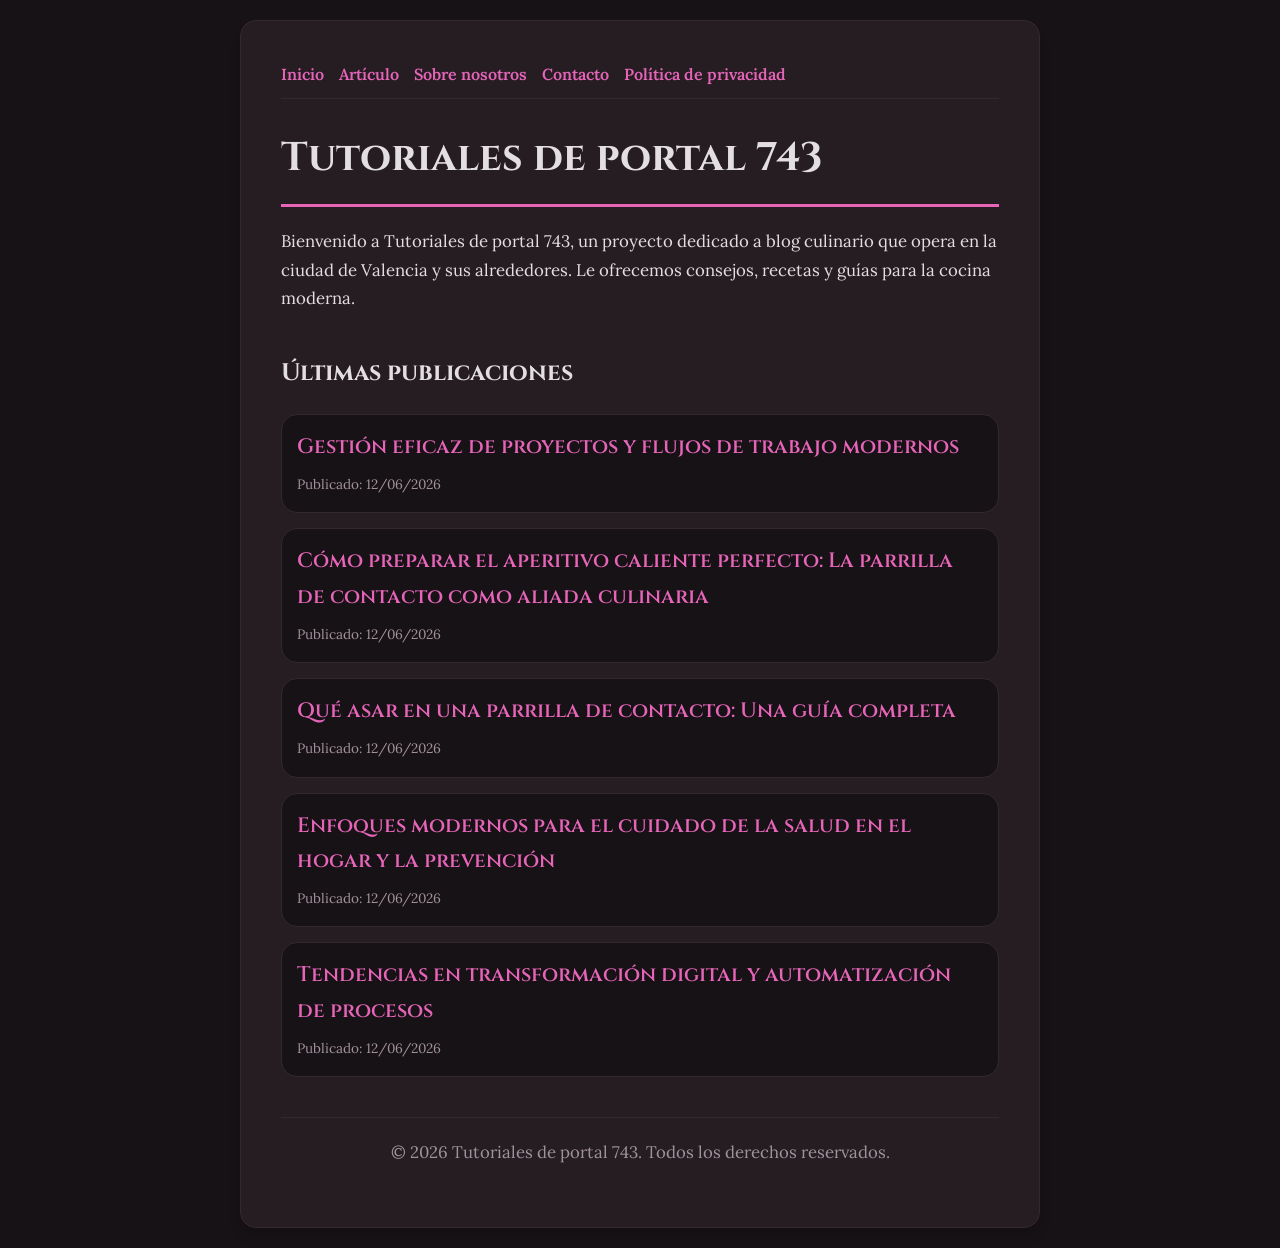
<file: index.html>
<!DOCTYPE html>
<html lang="es">
<head>
    <meta charset="UTF-8">
    <meta name="viewport" content="width=device-width, initial-scale=1.0">
    <title>Tutoriales de portal 743 | Blog culinario - Valencia</title>
    <meta name="description" content="Bienvenido a Tutoriales de portal 743, un proyecto dedicado a blog culinario que opera en la ciudad de Valencia y sus alrededores. Le ofrecemos consejos, recetas y guías para la cocina moderna.">
    <meta name="geo.region" content="ES" />
    <meta name="geo.placename" content="Valencia" />
    <meta name="geo.position" content="39.4699;-0.3763" />
    <meta name="ICBM" content="39.4699, -0.3763" />
    <link rel="stylesheet" href="style.css">
    <script type="application/ld+json">
{
  "@context": "https://schema.org",
  "@type": "LocalBusiness",
  "name": "Tutoriales de portal 743",
  "url": "https://tutoriales-de-portal-743.github.io",
  "telephone": "+34 96 555 78 90",
  "address": {
    "@type": "PostalAddress",
    "addressLocality": "Valencia",
    "addressRegion": "Valencia",
    "postalCode": "46001",
    "addressCountry": "ES"
  },
  "geo": {
    "@type": "GeoCoordinates",
    "latitude": 39.4699,
    "longitude": -0.3763
  }
}
</script>
</head>
<body>
    
        <div class="container" style="max-width: 800px;">
            <nav style="display: flex; gap: 15px; margin-bottom: 25px; border-bottom: 1px solid var(--border-color); padding-bottom: 10px; overflow-x: auto; flex-wrap: wrap;">
            <a href="index.html">Inicio</a>
            <a href="gestion-eficaz-de-proyectos-y-flujos-de-trabajo-modernos.html">Artículo</a>
            <a href="about.html">Sobre nosotros</a>
            <a href="contact.html">Contacto</a>
            <a href="privacy.html">Política de privacidad</a>
        </nav>
            <h1>Tutoriales de portal 743</h1>
            <p>Bienvenido a Tutoriales de portal 743, un proyecto dedicado a blog culinario que opera en la ciudad de Valencia y sus alrededores. Le ofrecemos consejos, recetas y guías para la cocina moderna.</p>
            <h2 style="margin-top: 40px;">Últimas publicaciones</h2>
            <ul style="list-style-type: none; padding-left: 0;">
                <li style="background: var(--bg-color); padding: 15px; border-radius: var(--border-radius); border: 1px solid var(--border-color); margin-bottom: 15px;">
                <h3 style="margin-bottom: 5px; font-size: 1.3rem;"><a href="gestion-eficaz-de-proyectos-y-flujos-de-trabajo-modernos.html">Gestión eficaz de proyectos y flujos de trabajo modernos</a></h3>
                <span style="font-size:0.85rem; color: var(--muted-text)">Publicado: 12/06/2026</span>
            </li>
<li style="background: var(--bg-color); padding: 15px; border-radius: var(--border-radius); border: 1px solid var(--border-color); margin-bottom: 15px;">
                <h3 style="margin-bottom: 5px; font-size: 1.3rem;"><a href="como-preparar-el-aperitivo-caliente-perfecto-la-parrilla-de-contacto-como-aliada-culinaria.html">Cómo preparar el aperitivo caliente perfecto: La parrilla de contacto como aliada culinaria</a></h3>
                <span style="font-size:0.85rem; color: var(--muted-text)">Publicado: 12/06/2026</span>
            </li>
<li style="background: var(--bg-color); padding: 15px; border-radius: var(--border-radius); border: 1px solid var(--border-color); margin-bottom: 15px;">
                <h3 style="margin-bottom: 5px; font-size: 1.3rem;"><a href="que-asar-en-una-parrilla-de-contacto-una-guia-completa.html">Qué asar en una parrilla de contacto: Una guía completa</a></h3>
                <span style="font-size:0.85rem; color: var(--muted-text)">Publicado: 12/06/2026</span>
            </li>
<li style="background: var(--bg-color); padding: 15px; border-radius: var(--border-radius); border: 1px solid var(--border-color); margin-bottom: 15px;">
                <h3 style="margin-bottom: 5px; font-size: 1.3rem;"><a href="enfoques-modernos-para-el-cuidado-de-la-salud-en-el-hogar-y-la-prevencion.html">Enfoques modernos para el cuidado de la salud en el hogar y la prevención</a></h3>
                <span style="font-size:0.85rem; color: var(--muted-text)">Publicado: 12/06/2026</span>
            </li>
<li style="background: var(--bg-color); padding: 15px; border-radius: var(--border-radius); border: 1px solid var(--border-color); margin-bottom: 15px;">
                <h3 style="margin-bottom: 5px; font-size: 1.3rem;"><a href="tendencias-en-transformacion-digital-y-automatizacion-de-procesos.html">Tendencias en transformación digital y automatización de procesos</a></h3>
                <span style="font-size:0.85rem; color: var(--muted-text)">Publicado: 12/06/2026</span>
            </li>

            </ul>
            <footer>
                <p>&copy; 2026 Tutoriales de portal 743. Todos los derechos reservados.</p>
            </footer>
        </div>
        
</body>
</html>
</file>
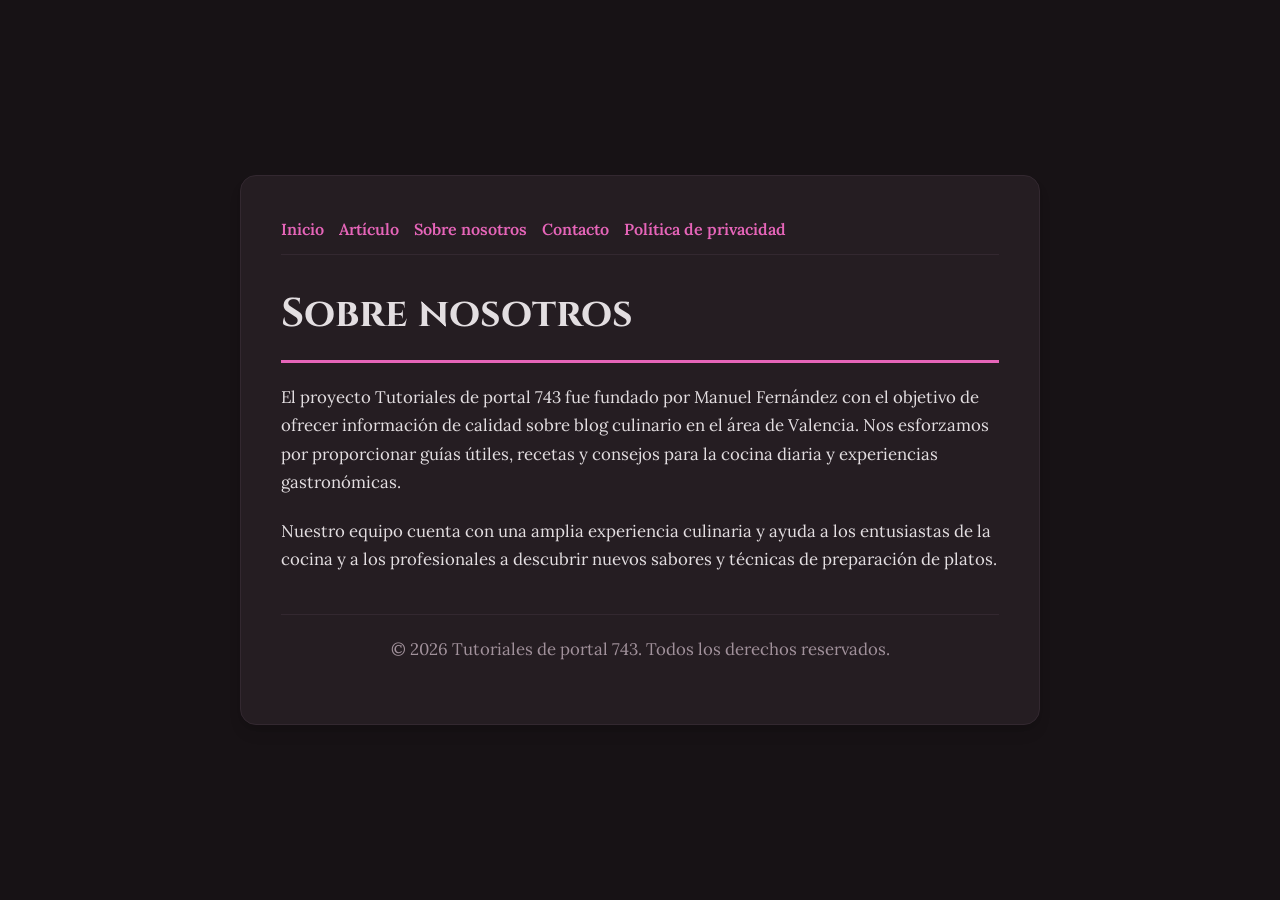
<file: about.html>
<!DOCTYPE html>
<html lang="es">
<head>
    <meta charset="UTF-8">
    <meta name="viewport" content="width=device-width, initial-scale=1.0">
    <title>Sobre nosotros | Tutoriales de portal 743</title>
    <meta name="description" content="El proyecto Tutoriales de portal 743 fue fundado por Manuel Fernández con el objetivo de ofrecer información de calidad sobre blog culinario en el área de Valencia. Nos esforzamos por proporcionar guías útiles, recetas y consejos para la cocina diaria y experiencias gastronómicas.">
    <meta name="geo.region" content="ES" />
    <meta name="geo.placename" content="Valencia" />
    <meta name="geo.position" content="39.4699;-0.3763" />
    <meta name="ICBM" content="39.4699, -0.3763" />
    <link rel="stylesheet" href="style.css">
</head>
<body>
    
        <div class="container" style="max-width: 800px;">
            <nav style="display: flex; gap: 15px; margin-bottom: 25px; border-bottom: 1px solid var(--border-color); padding-bottom: 10px; overflow-x: auto; flex-wrap: wrap;">
            <a href="index.html">Inicio</a>
            <a href="gestion-eficaz-de-proyectos-y-flujos-de-trabajo-modernos.html">Artículo</a>
            <a href="about.html">Sobre nosotros</a>
            <a href="contact.html">Contacto</a>
            <a href="privacy.html">Política de privacidad</a>
        </nav>
            <h1>Sobre nosotros</h1>
            <p>El proyecto Tutoriales de portal 743 fue fundado por Manuel Fernández con el objetivo de ofrecer información de calidad sobre blog culinario en el área de Valencia. Nos esforzamos por proporcionar guías útiles, recetas y consejos para la cocina diaria y experiencias gastronómicas.</p>
            <p>Nuestro equipo cuenta con una amplia experiencia culinaria y ayuda a los entusiastas de la cocina y a los profesionales a descubrir nuevos sabores y técnicas de preparación de platos.</p>
            <footer>
                <p>&copy; 2026 Tutoriales de portal 743. Todos los derechos reservados.</p>
            </footer>
        </div>
        
</body>
</html>
</file>
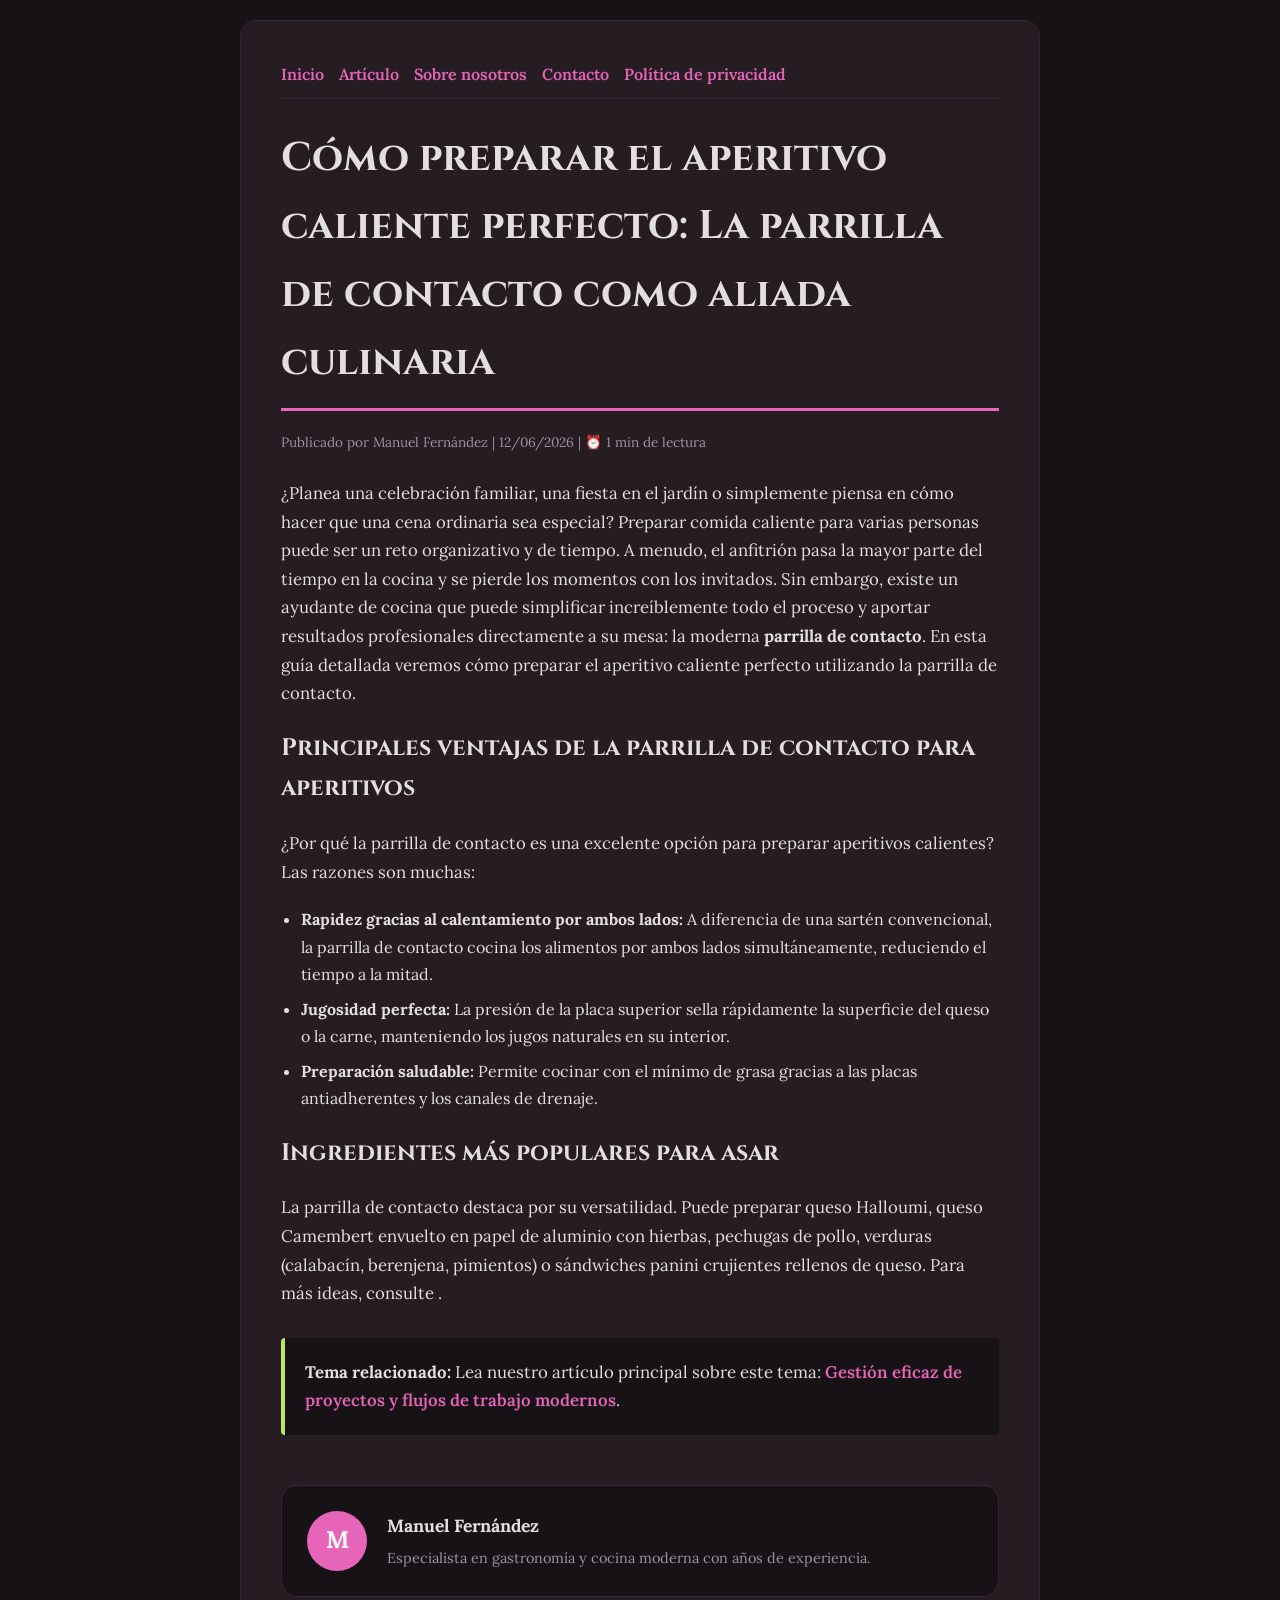
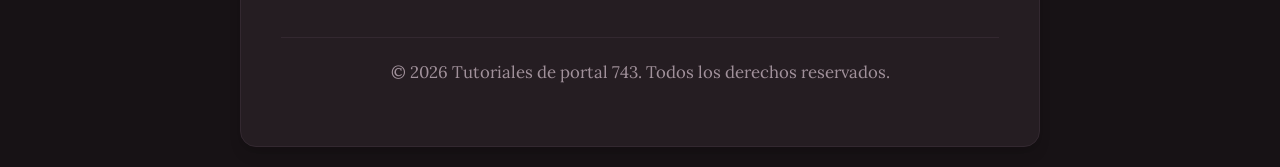
<file: como-preparar-el-aperitivo-caliente-perfecto-la-parrilla-de-contacto-como-aliada-culinaria.html>
<!DOCTYPE html>
<html lang="es">
<head>
    <meta charset="UTF-8">
    <meta name="viewport" content="width=device-width, initial-scale=1.0">
    <title>Cómo preparar el aperitivo caliente perfecto: La parrilla de contacto como aliada culinaria - Tutoriales de portal 743</title>
    <meta name="description" content="Cómo preparar el aperitivo caliente perfecto: La parrilla de contacto como aliada culinaria">
    <meta name="geo.region" content="ES" />
    <meta name="geo.placename" content="Valencia" />
    <meta name="geo.position" content="39.4699;-0.3763" />
    <meta name="ICBM" content="39.4699, -0.3763" />
    <link rel="stylesheet" href="style.css">
</head>
<body>
    
            <div class="container" style="max-width: 800px;">
                <nav style="display: flex; gap: 15px; margin-bottom: 25px; border-bottom: 1px solid var(--border-color); padding-bottom: 10px; overflow-x: auto; flex-wrap: wrap;">
            <a href="index.html">Inicio</a>
            <a href="gestion-eficaz-de-proyectos-y-flujos-de-trabajo-modernos.html">Artículo</a>
            <a href="about.html">Sobre nosotros</a>
            <a href="contact.html">Contacto</a>
            <a href="privacy.html">Política de privacidad</a>
        </nav>
                <h1>Cómo preparar el aperitivo caliente perfecto: La parrilla de contacto como aliada culinaria</h1>
                <div style="font-size:0.85rem; color: var(--muted-text); margin-bottom: 25px;">
                    Publicado por Manuel Fernández | 12/06/2026 | ⏰ 1 min de lectura
                </div>
                <article style="margin-top: 20px;">
                    <p>¿Planea una celebración familiar, una fiesta en el jardín o simplemente piensa en cómo hacer que una cena ordinaria sea especial? Preparar comida caliente para varias personas puede ser un reto organizativo y de tiempo. A menudo, el anfitrión pasa la mayor parte del tiempo en la cocina y se pierde los momentos con los invitados. Sin embargo, existe un ayudante de cocina que puede simplificar increíblemente todo el proceso y aportar resultados profesionales directamente a su mesa: la moderna <strong>parrilla de contacto</strong>. En esta guía detallada veremos cómo preparar el aperitivo caliente perfecto utilizando la parrilla de contacto.</p>
<h2>Principales ventajas de la parrilla de contacto para aperitivos</h2>
<p>¿Por qué la parrilla de contacto es una excelente opción para preparar aperitivos calientes? Las razones son muchas:</p>
<ul>
    <li><strong>Rapidez gracias al calentamiento por ambos lados:</strong> A diferencia de una sartén convencional, la parrilla de contacto cocina los alimentos por ambos lados simultáneamente, reduciendo el tiempo a la mitad.</li>
    <li><strong>Jugosidad perfecta:</strong> La presión de la placa superior sella rápidamente la superficie del queso o la carne, manteniendo los jugos naturales en su interior.</li>
    <li><strong>Preparación saludable:</strong> Permite cocinar con el mínimo de grasa gracias a las placas antiadherentes y los canales de drenaje.</li>
</ul>
<h2>Ingredientes más populares para asar</h2>
<p>La parrilla de contacto destaca por su versatilidad. Puede preparar queso Halloumi, queso Camembert envuelto en papel de aluminio con hierbas, pechugas de pollo, verduras (calabacín, berenjena, pimientos) o sándwiches panini crujientes rellenos de queso. Para más ideas, consulte .</p>
                    <div class="link-resource" style="margin-top: 30px; padding: 20px; border-left: 4px solid var(--accent-color); background: var(--bg-color); border-radius: 4px;"><p style="margin: 0;"><strong>Tema relacionado:</strong> Lea nuestro artículo principal sobre este tema: <a href="gestion-eficaz-de-proyectos-y-flujos-de-trabajo-modernos.html">Gestión eficaz de proyectos y flujos de trabajo modernos</a>.</p></div>
                </article>
                
            <div class="author-box" style="margin-top: 50px; padding: 25px; background: var(--bg-color); border: 1px solid var(--border-color); border-radius: var(--border-radius); display: flex; gap: 20px; align-items: center;">
                <div style="width: 60px; height: 60px; border-radius: 50%; background: var(--primary-color); display: flex; align-items: center; justify-content: center; color: white; font-weight: bold; font-size: 1.5rem;">M</div>
                <div>
                    <h4 style="margin-bottom: 5px; font-weight: bold; font-size: 1.1rem;">Manuel Fernández</h4>
                    <p style="margin: 0; font-size: 0.9rem; color: var(--muted-text);">Especialista en gastronomía y cocina moderna con años de experiencia.</p>
                </div>
            </div>
            
                <footer>
                    <p>&copy; 2026 Tutoriales de portal 743. Todos los derechos reservados.</p>
                </footer>
            </div>
            
</body>
</html>
</file>
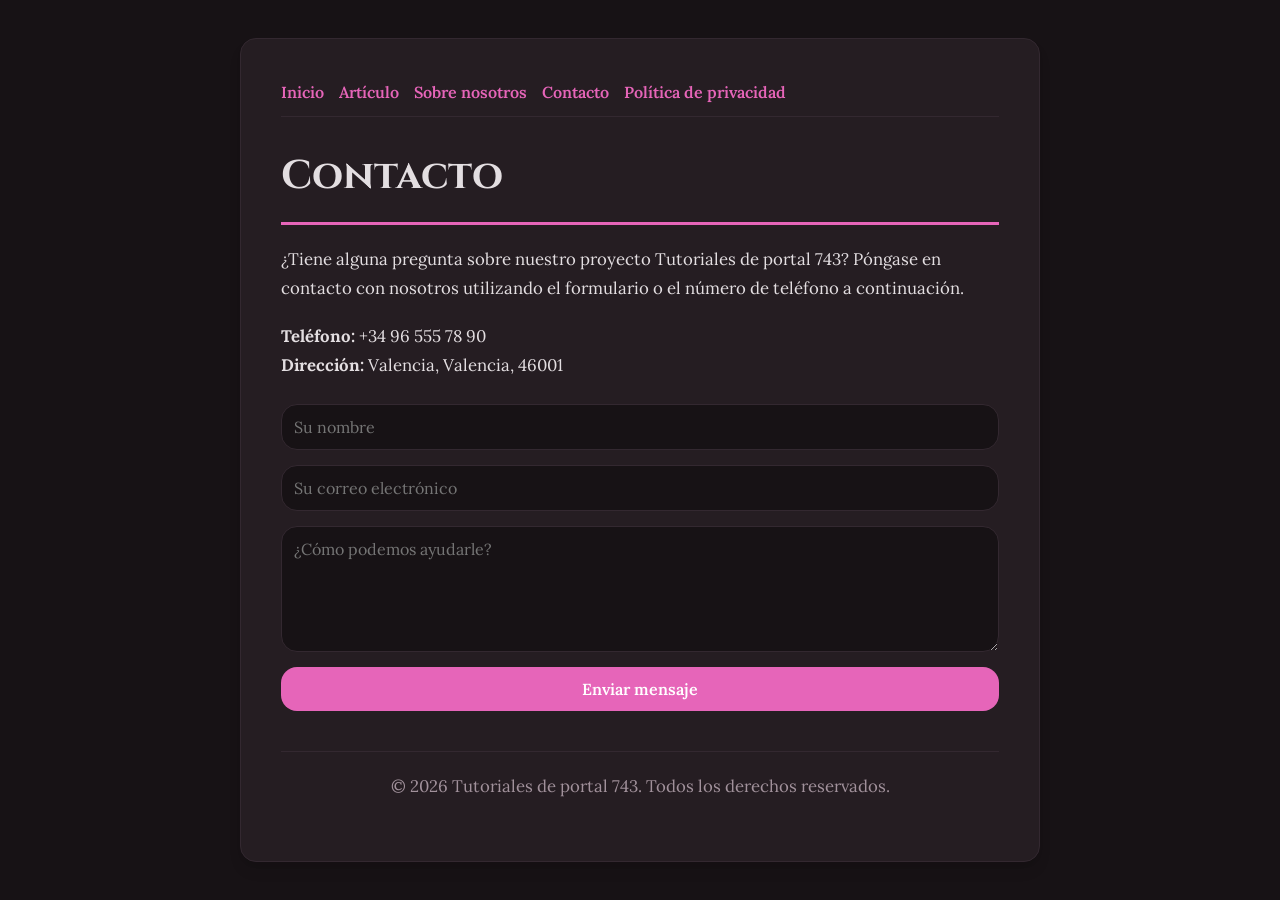
<file: contact.html>
<!DOCTYPE html>
<html lang="es">
<head>
    <meta charset="UTF-8">
    <meta name="viewport" content="width=device-width, initial-scale=1.0">
    <title>Contacto | Tutoriales de portal 743</title>
    <meta name="description" content="¿Tiene alguna pregunta sobre nuestro proyecto Tutoriales de portal 743? Póngase en contacto con nosotros utilizando el formulario o el número de teléfono a continuación.">
    <meta name="geo.region" content="ES" />
    <meta name="geo.placename" content="Valencia" />
    <meta name="geo.position" content="39.4699;-0.3763" />
    <meta name="ICBM" content="39.4699, -0.3763" />
    <link rel="stylesheet" href="style.css">
</head>
<body>
    
        <div class="container" style="max-width: 800px;">
            <nav style="display: flex; gap: 15px; margin-bottom: 25px; border-bottom: 1px solid var(--border-color); padding-bottom: 10px; overflow-x: auto; flex-wrap: wrap;">
            <a href="index.html">Inicio</a>
            <a href="gestion-eficaz-de-proyectos-y-flujos-de-trabajo-modernos.html">Artículo</a>
            <a href="about.html">Sobre nosotros</a>
            <a href="contact.html">Contacto</a>
            <a href="privacy.html">Política de privacidad</a>
        </nav>
            <h1>Contacto</h1>
            <p>¿Tiene alguna pregunta sobre nuestro proyecto Tutoriales de portal 743? Póngase en contacto con nosotros utilizando el formulario o el número de teléfono a continuación.</p>
            <p><strong>Teléfono:</strong> +34 96 555 78 90<br><strong>Dirección:</strong> Valencia, Valencia, 46001</p>
            <form action="https://formspree.io/f/placeholder" method="POST">
                <input type="text" name="name" placeholder="Su nombre" required>
                <input type="email" name="email" placeholder="Su correo electrónico" required>
                <textarea name="message" placeholder="¿Cómo podemos ayudarle?" rows="5" required></textarea>
                <button type="submit">Enviar mensaje</button>
            </form>
            <footer>
                <p>&copy; 2026 Tutoriales de portal 743. Todos los derechos reservados.</p>
            </footer>
        </div>
        
</body>
</html>
</file>
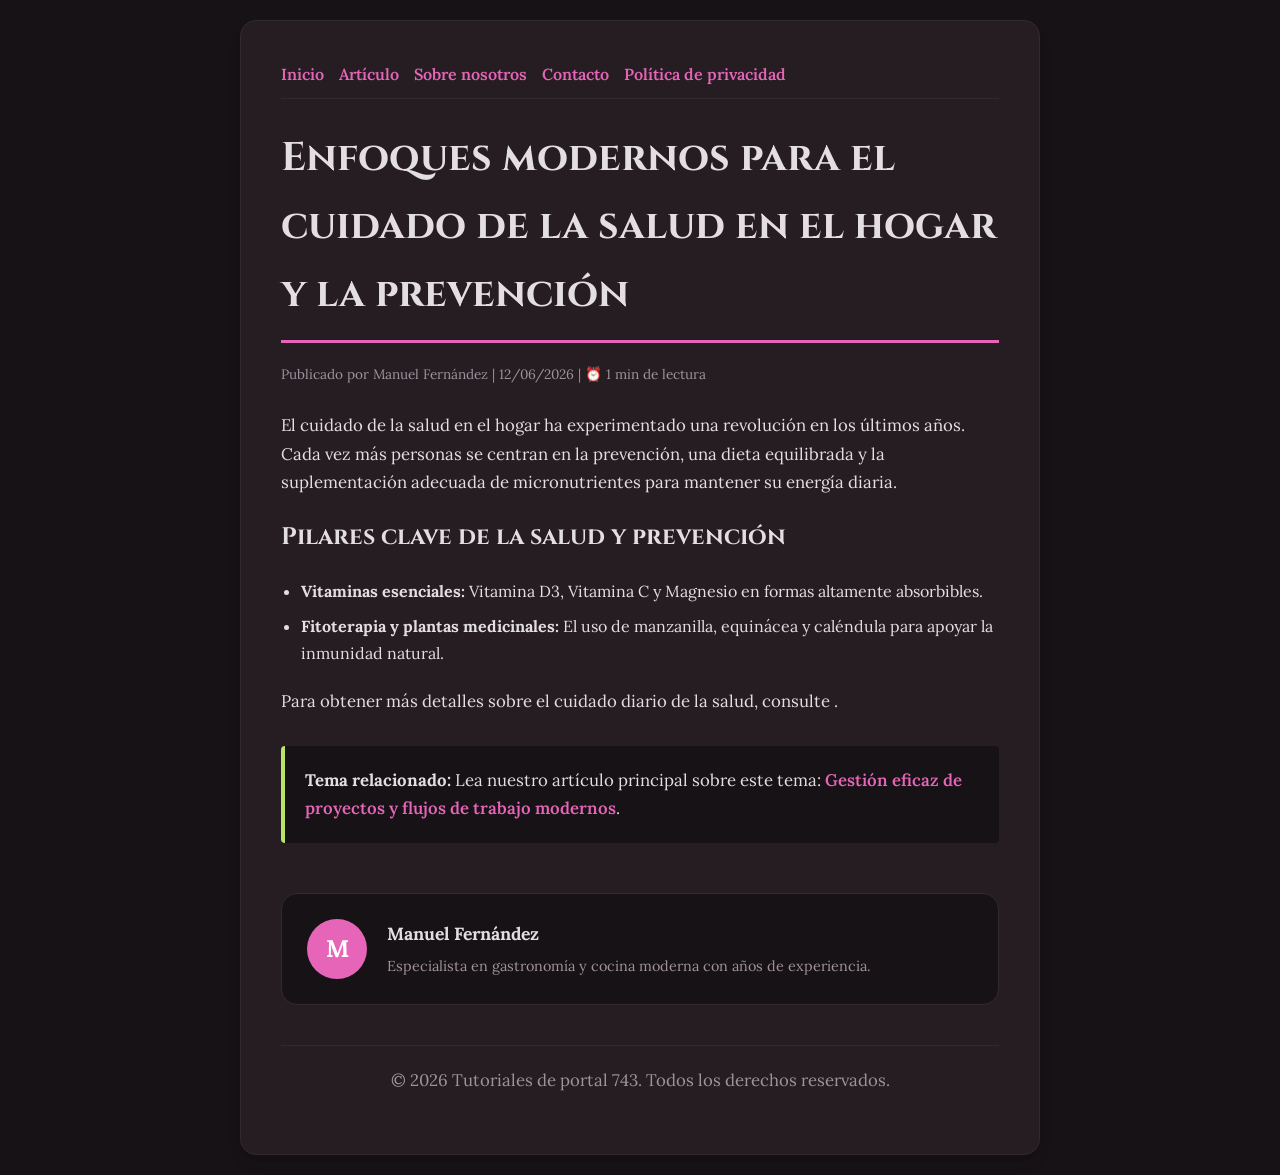
<file: enfoques-modernos-para-el-cuidado-de-la-salud-en-el-hogar-y-la-prevencion.html>
<!DOCTYPE html>
<html lang="es">
<head>
    <meta charset="UTF-8">
    <meta name="viewport" content="width=device-width, initial-scale=1.0">
    <title>Enfoques modernos para el cuidado de la salud en el hogar y la prevención - Tutoriales de portal 743</title>
    <meta name="description" content="Enfoques modernos para el cuidado de la salud en el hogar y la prevención">
    <meta name="geo.region" content="ES" />
    <meta name="geo.placename" content="Valencia" />
    <meta name="geo.position" content="39.4699;-0.3763" />
    <meta name="ICBM" content="39.4699, -0.3763" />
    <link rel="stylesheet" href="style.css">
</head>
<body>
    
            <div class="container" style="max-width: 800px;">
                <nav style="display: flex; gap: 15px; margin-bottom: 25px; border-bottom: 1px solid var(--border-color); padding-bottom: 10px; overflow-x: auto; flex-wrap: wrap;">
            <a href="index.html">Inicio</a>
            <a href="gestion-eficaz-de-proyectos-y-flujos-de-trabajo-modernos.html">Artículo</a>
            <a href="about.html">Sobre nosotros</a>
            <a href="contact.html">Contacto</a>
            <a href="privacy.html">Política de privacidad</a>
        </nav>
                <h1>Enfoques modernos para el cuidado de la salud en el hogar y la prevención</h1>
                <div style="font-size:0.85rem; color: var(--muted-text); margin-bottom: 25px;">
                    Publicado por Manuel Fernández | 12/06/2026 | ⏰ 1 min de lectura
                </div>
                <article style="margin-top: 20px;">
                    <p>El cuidado de la salud en el hogar ha experimentado una revolución en los últimos años. Cada vez más personas se centran en la prevención, una dieta equilibrada y la suplementación adecuada de micronutrientes para mantener su energía diaria.</p>
<h2>Pilares clave de la salud y prevención</h2>
<ul>
    <li><strong>Vitaminas esenciales:</strong> Vitamina D3, Vitamina C y Magnesio en formas altamente absorbibles.</li>
    <li><strong>Fitoterapia y plantas medicinales:</strong> El uso de manzanilla, equinácea y caléndula para apoyar la inmunidad natural.</li>
</ul>
<p>Para obtener más detalles sobre el cuidado diario de la salud, consulte .</p>
                    <div class="link-resource" style="margin-top: 30px; padding: 20px; border-left: 4px solid var(--accent-color); background: var(--bg-color); border-radius: 4px;"><p style="margin: 0;"><strong>Tema relacionado:</strong> Lea nuestro artículo principal sobre este tema: <a href="gestion-eficaz-de-proyectos-y-flujos-de-trabajo-modernos.html">Gestión eficaz de proyectos y flujos de trabajo modernos</a>.</p></div>
                </article>
                
            <div class="author-box" style="margin-top: 50px; padding: 25px; background: var(--bg-color); border: 1px solid var(--border-color); border-radius: var(--border-radius); display: flex; gap: 20px; align-items: center;">
                <div style="width: 60px; height: 60px; border-radius: 50%; background: var(--primary-color); display: flex; align-items: center; justify-content: center; color: white; font-weight: bold; font-size: 1.5rem;">M</div>
                <div>
                    <h4 style="margin-bottom: 5px; font-weight: bold; font-size: 1.1rem;">Manuel Fernández</h4>
                    <p style="margin: 0; font-size: 0.9rem; color: var(--muted-text);">Especialista en gastronomía y cocina moderna con años de experiencia.</p>
                </div>
            </div>
            
                <footer>
                    <p>&copy; 2026 Tutoriales de portal 743. Todos los derechos reservados.</p>
                </footer>
            </div>
            
</body>
</html>
</file>
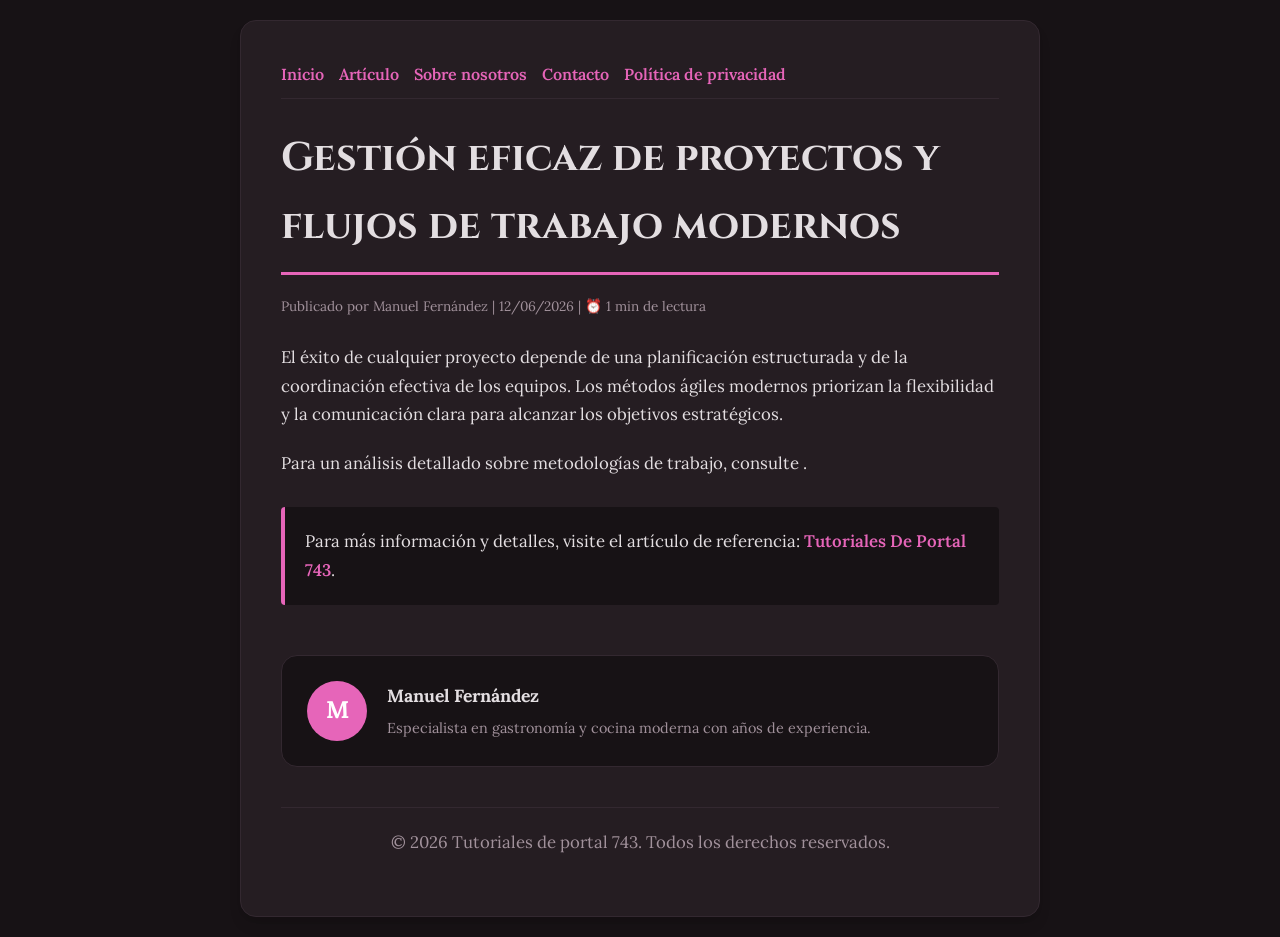
<file: gestion-eficaz-de-proyectos-y-flujos-de-trabajo-modernos.html>
<!DOCTYPE html>
<html lang="es">
<head>
    <meta charset="UTF-8">
    <meta name="viewport" content="width=device-width, initial-scale=1.0">
    <title>Gestión eficaz de proyectos y flujos de trabajo modernos - Tutoriales de portal 743</title>
    <meta name="description" content="Gestión eficaz de proyectos y flujos de trabajo modernos">
    <meta name="geo.region" content="ES" />
    <meta name="geo.placename" content="Valencia" />
    <meta name="geo.position" content="39.4699;-0.3763" />
    <meta name="ICBM" content="39.4699, -0.3763" />
    <link rel="stylesheet" href="style.css">
</head>
<body>
    
            <div class="container" style="max-width: 800px;">
                <nav style="display: flex; gap: 15px; margin-bottom: 25px; border-bottom: 1px solid var(--border-color); padding-bottom: 10px; overflow-x: auto; flex-wrap: wrap;">
            <a href="index.html">Inicio</a>
            <a href="gestion-eficaz-de-proyectos-y-flujos-de-trabajo-modernos.html">Artículo</a>
            <a href="about.html">Sobre nosotros</a>
            <a href="contact.html">Contacto</a>
            <a href="privacy.html">Política de privacidad</a>
        </nav>
                <h1>Gestión eficaz de proyectos y flujos de trabajo modernos</h1>
                <div style="font-size:0.85rem; color: var(--muted-text); margin-bottom: 25px;">
                    Publicado por Manuel Fernández | 12/06/2026 | ⏰ 1 min de lectura
                </div>
                <article style="margin-top: 20px;">
                    <p>El éxito de cualquier proyecto depende de una planificación estructurada y de la coordinación efectiva de los equipos. Los métodos ágiles modernos priorizan la flexibilidad y la comunicación clara para alcanzar los objetivos estratégicos.</p>
<p>Para un análisis detallado sobre metodologías de trabajo, consulte .</p>
                    <div class="link-resource" style="margin-top: 30px; padding: 20px; border-left: 4px solid var(--primary-color); background: var(--bg-color); border-radius: 4px;"><p style="margin: 0;">Para más información y detalles, visite el artículo de referencia: <strong><a href="https://vibecodista.es/blog/tutoriales-de-javascript/">Tutoriales De Portal 743</a></strong>.</p></div>
                </article>
                
            <div class="author-box" style="margin-top: 50px; padding: 25px; background: var(--bg-color); border: 1px solid var(--border-color); border-radius: var(--border-radius); display: flex; gap: 20px; align-items: center;">
                <div style="width: 60px; height: 60px; border-radius: 50%; background: var(--primary-color); display: flex; align-items: center; justify-content: center; color: white; font-weight: bold; font-size: 1.5rem;">M</div>
                <div>
                    <h4 style="margin-bottom: 5px; font-weight: bold; font-size: 1.1rem;">Manuel Fernández</h4>
                    <p style="margin: 0; font-size: 0.9rem; color: var(--muted-text);">Especialista en gastronomía y cocina moderna con años de experiencia.</p>
                </div>
            </div>
            
                <footer>
                    <p>&copy; 2026 Tutoriales de portal 743. Todos los derechos reservados.</p>
                </footer>
            </div>
            
</body>
</html>
</file>
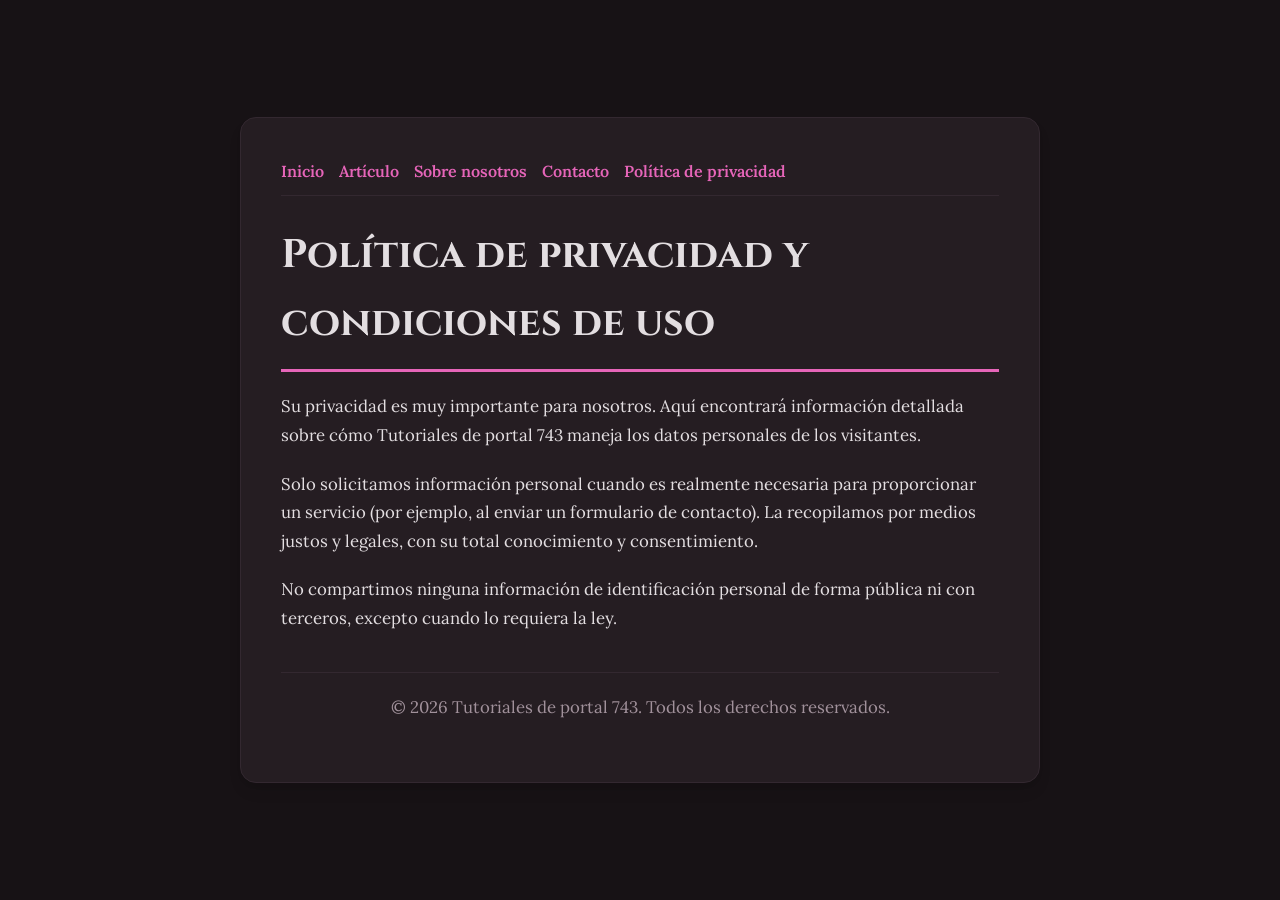
<file: privacy.html>
<!DOCTYPE html>
<html lang="es">
<head>
    <meta charset="UTF-8">
    <meta name="viewport" content="width=device-width, initial-scale=1.0">
    <title>Política de privacidad y condiciones de uso - Tutoriales de portal 743</title>
    <meta name="description" content="Su privacidad es muy importante para nosotros. Aquí encontrará información detallada sobre cómo Tutoriales de portal 743 maneja los datos personales de los visitantes.">
    <meta name="geo.region" content="ES" />
    <meta name="geo.placename" content="Valencia" />
    <meta name="geo.position" content="39.4699;-0.3763" />
    <meta name="ICBM" content="39.4699, -0.3763" />
    <link rel="stylesheet" href="style.css">
</head>
<body>
    
        <div class="container" style="max-width: 800px;">
            <nav style="display: flex; gap: 15px; margin-bottom: 25px; border-bottom: 1px solid var(--border-color); padding-bottom: 10px; overflow-x: auto; flex-wrap: wrap;">
            <a href="index.html">Inicio</a>
            <a href="gestion-eficaz-de-proyectos-y-flujos-de-trabajo-modernos.html">Artículo</a>
            <a href="about.html">Sobre nosotros</a>
            <a href="contact.html">Contacto</a>
            <a href="privacy.html">Política de privacidad</a>
        </nav>
            <h1>Política de privacidad y condiciones de uso</h1>
            <p>Su privacidad es muy importante para nosotros. Aquí encontrará información detallada sobre cómo Tutoriales de portal 743 maneja los datos personales de los visitantes.</p>
            <p>Solo solicitamos información personal cuando es realmente necesaria para proporcionar un servicio (por ejemplo, al enviar un formulario de contacto). La recopilamos por medios justos y legales, con su total conocimiento y consentimiento.</p>
            <p>No compartimos ninguna información de identificación personal de forma pública ni con terceros, excepto cuando lo requiera la ley.</p>
            <footer>
                <p>&copy; 2026 Tutoriales de portal 743. Todos los derechos reservados.</p>
            </footer>
        </div>
        
</body>
</html>
</file>
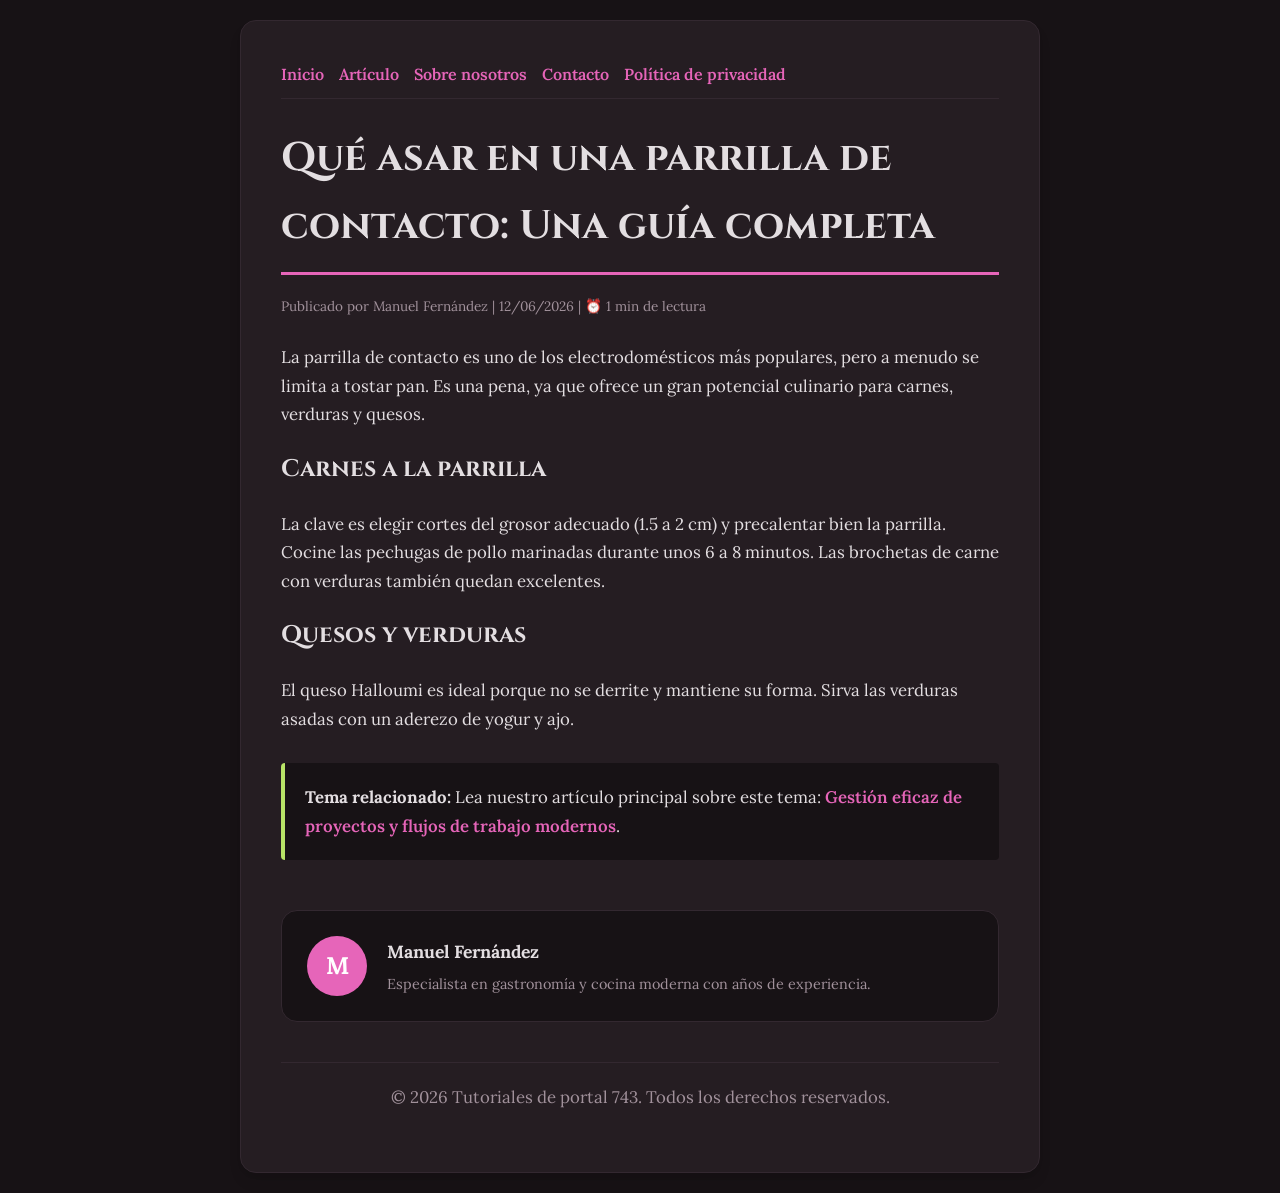
<file: que-asar-en-una-parrilla-de-contacto-una-guia-completa.html>
<!DOCTYPE html>
<html lang="es">
<head>
    <meta charset="UTF-8">
    <meta name="viewport" content="width=device-width, initial-scale=1.0">
    <title>Qué asar en una parrilla de contacto: Una guía completa - Tutoriales de portal 743</title>
    <meta name="description" content="Qué asar en una parrilla de contacto: Una guía completa">
    <meta name="geo.region" content="ES" />
    <meta name="geo.placename" content="Valencia" />
    <meta name="geo.position" content="39.4699;-0.3763" />
    <meta name="ICBM" content="39.4699, -0.3763" />
    <link rel="stylesheet" href="style.css">
</head>
<body>
    
            <div class="container" style="max-width: 800px;">
                <nav style="display: flex; gap: 15px; margin-bottom: 25px; border-bottom: 1px solid var(--border-color); padding-bottom: 10px; overflow-x: auto; flex-wrap: wrap;">
            <a href="index.html">Inicio</a>
            <a href="gestion-eficaz-de-proyectos-y-flujos-de-trabajo-modernos.html">Artículo</a>
            <a href="about.html">Sobre nosotros</a>
            <a href="contact.html">Contacto</a>
            <a href="privacy.html">Política de privacidad</a>
        </nav>
                <h1>Qué asar en una parrilla de contacto: Una guía completa</h1>
                <div style="font-size:0.85rem; color: var(--muted-text); margin-bottom: 25px;">
                    Publicado por Manuel Fernández | 12/06/2026 | ⏰ 1 min de lectura
                </div>
                <article style="margin-top: 20px;">
                    <p>La parrilla de contacto es uno de los electrodomésticos más populares, pero a menudo se limita a tostar pan. Es una pena, ya que ofrece un gran potencial culinario para carnes, verduras y quesos.</p>
<h2>Carnes a la parrilla</h2>
<p>La clave es elegir cortes del grosor adecuado (1.5 a 2 cm) y precalentar bien la parrilla. Cocine las pechugas de pollo marinadas durante unos 6 a 8 minutos. Las brochetas de carne con verduras también quedan excelentes.</p>
<h2>Quesos y verduras</h2>
<p>El queso Halloumi es ideal porque no se derrite y mantiene su forma. Sirva las verduras asadas con un aderezo de yogur y ajo.</p>
                    <div class="link-resource" style="margin-top: 30px; padding: 20px; border-left: 4px solid var(--accent-color); background: var(--bg-color); border-radius: 4px;"><p style="margin: 0;"><strong>Tema relacionado:</strong> Lea nuestro artículo principal sobre este tema: <a href="gestion-eficaz-de-proyectos-y-flujos-de-trabajo-modernos.html">Gestión eficaz de proyectos y flujos de trabajo modernos</a>.</p></div>
                </article>
                
            <div class="author-box" style="margin-top: 50px; padding: 25px; background: var(--bg-color); border: 1px solid var(--border-color); border-radius: var(--border-radius); display: flex; gap: 20px; align-items: center;">
                <div style="width: 60px; height: 60px; border-radius: 50%; background: var(--primary-color); display: flex; align-items: center; justify-content: center; color: white; font-weight: bold; font-size: 1.5rem;">M</div>
                <div>
                    <h4 style="margin-bottom: 5px; font-weight: bold; font-size: 1.1rem;">Manuel Fernández</h4>
                    <p style="margin: 0; font-size: 0.9rem; color: var(--muted-text);">Especialista en gastronomía y cocina moderna con años de experiencia.</p>
                </div>
            </div>
            
                <footer>
                    <p>&copy; 2026 Tutoriales de portal 743. Todos los derechos reservados.</p>
                </footer>
            </div>
            
</body>
</html>
</file>
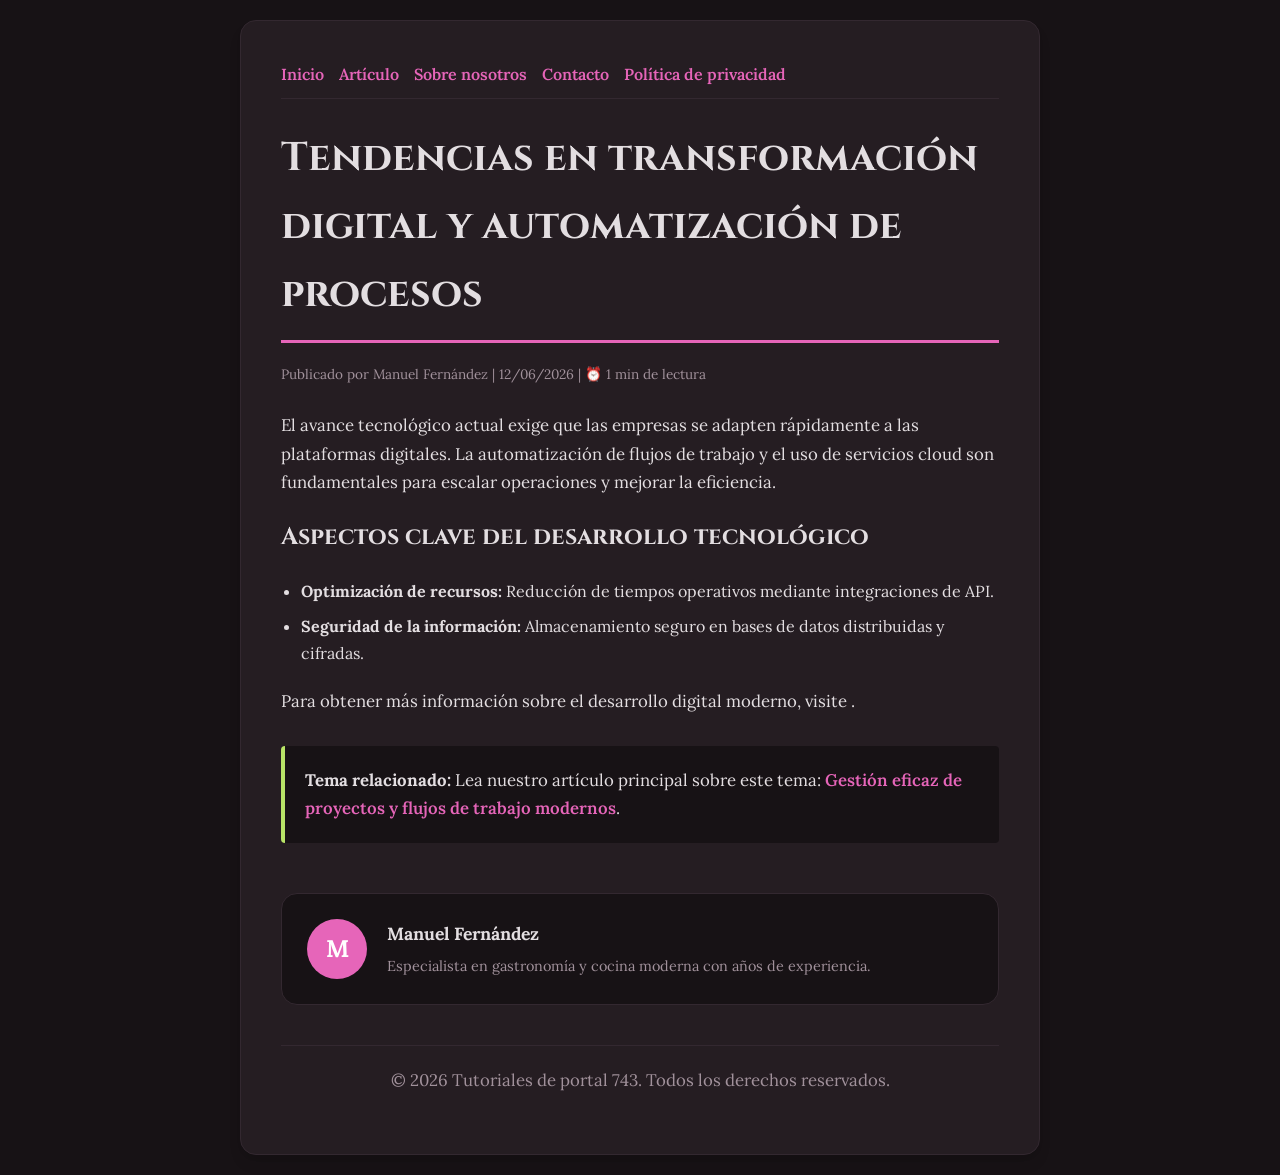
<file: tendencias-en-transformacion-digital-y-automatizacion-de-procesos.html>
<!DOCTYPE html>
<html lang="es">
<head>
    <meta charset="UTF-8">
    <meta name="viewport" content="width=device-width, initial-scale=1.0">
    <title>Tendencias en transformación digital y automatización de procesos - Tutoriales de portal 743</title>
    <meta name="description" content="Tendencias en transformación digital y automatización de procesos">
    <meta name="geo.region" content="ES" />
    <meta name="geo.placename" content="Valencia" />
    <meta name="geo.position" content="39.4699;-0.3763" />
    <meta name="ICBM" content="39.4699, -0.3763" />
    <link rel="stylesheet" href="style.css">
</head>
<body>
    
            <div class="container" style="max-width: 800px;">
                <nav style="display: flex; gap: 15px; margin-bottom: 25px; border-bottom: 1px solid var(--border-color); padding-bottom: 10px; overflow-x: auto; flex-wrap: wrap;">
            <a href="index.html">Inicio</a>
            <a href="gestion-eficaz-de-proyectos-y-flujos-de-trabajo-modernos.html">Artículo</a>
            <a href="about.html">Sobre nosotros</a>
            <a href="contact.html">Contacto</a>
            <a href="privacy.html">Política de privacidad</a>
        </nav>
                <h1>Tendencias en transformación digital y automatización de procesos</h1>
                <div style="font-size:0.85rem; color: var(--muted-text); margin-bottom: 25px;">
                    Publicado por Manuel Fernández | 12/06/2026 | ⏰ 1 min de lectura
                </div>
                <article style="margin-top: 20px;">
                    <p>El avance tecnológico actual exige que las empresas se adapten rápidamente a las plataformas digitales. La automatización de flujos de trabajo y el uso de servicios cloud son fundamentales para escalar operaciones y mejorar la eficiencia.</p>
<h2>Aspectos clave del desarrollo tecnológico</h2>
<ul>
    <li><strong>Optimización de recursos:</strong> Reducción de tiempos operativos mediante integraciones de API.</li>
    <li><strong>Seguridad de la información:</strong> Almacenamiento seguro en bases de datos distribuidas y cifradas.</li>
</ul>
<p>Para obtener más información sobre el desarrollo digital moderno, visite .</p>
                    <div class="link-resource" style="margin-top: 30px; padding: 20px; border-left: 4px solid var(--accent-color); background: var(--bg-color); border-radius: 4px;"><p style="margin: 0;"><strong>Tema relacionado:</strong> Lea nuestro artículo principal sobre este tema: <a href="gestion-eficaz-de-proyectos-y-flujos-de-trabajo-modernos.html">Gestión eficaz de proyectos y flujos de trabajo modernos</a>.</p></div>
                </article>
                
            <div class="author-box" style="margin-top: 50px; padding: 25px; background: var(--bg-color); border: 1px solid var(--border-color); border-radius: var(--border-radius); display: flex; gap: 20px; align-items: center;">
                <div style="width: 60px; height: 60px; border-radius: 50%; background: var(--primary-color); display: flex; align-items: center; justify-content: center; color: white; font-weight: bold; font-size: 1.5rem;">M</div>
                <div>
                    <h4 style="margin-bottom: 5px; font-weight: bold; font-size: 1.1rem;">Manuel Fernández</h4>
                    <p style="margin: 0; font-size: 0.9rem; color: var(--muted-text);">Especialista en gastronomía y cocina moderna con años de experiencia.</p>
                </div>
            </div>
            
                <footer>
                    <p>&copy; 2026 Tutoriales de portal 743. Todos los derechos reservados.</p>
                </footer>
            </div>
            
</body>
</html>
</file>
<file: style.css>
@import url('https://fonts.googleapis.com/css2?family=Cinzel:wght@700&family=Lora:wght@400;600&display=swap');

:root {
    --bg-color: hsl(321, 12%, 8%);
    --card-bg: hsl(321, 12%, 13%);
    --text-color: hsl(321, 8%, 88%);
    --muted-text: hsl(321, 8%, 60%);
    --primary-color: hsl(321, 72%, 65%);
    --accent-color: hsl(81, 70%, 65%);
    --border-color: hsl(321, 12%, 18%);
    --border-radius: 16px;
    --shadow: 0 10px 15px -3px rgba(0, 0, 0, 0.1), 0 4px 6px -2px rgba(0, 0, 0, 0.05);
    --font-headline: 'Cinzel', sans-serif;
    --font-body: 'Lora', sans-serif;
}

* {
    box-sizing: border-box;
    margin: 0;
    padding: 0;
}

body {
    background-color: var(--bg-color);
    color: var(--text-color);
    font-family: var(--font-body);
    line-height: 1.7;
    padding: 20px;
    display: flex;
    justify-content: center;
    min-height: 100vh;
}

a {
    color: var(--primary-color);
    text-decoration: none;
    font-weight: 600;
    transition: color 0.2s ease;
}

a:hover {
    color: var(--accent-color);
    text-decoration: underline;
}

.container {
    width: 100%;
    max-width: 900px;
    background: var(--card-bg);
    border: 1px solid var(--border-color);
    border-radius: var(--border-radius);
    padding: 40px;
    box-shadow: var(--shadow);
    margin: auto;
}

h1, h2, h3 {
    font-family: var(--font-headline);
    margin-bottom: 20px;
    color: var(--text-color);
}

h1 {
    font-size: 2.5rem;
    border-bottom: 3px solid var(--primary-color);
    padding-bottom: 12px;
}

p {
    margin-bottom: 20px;
    font-size: 1.05rem;
}

ul {
    margin-bottom: 20px;
    padding-left: 20px;
}

li {
    margin-bottom: 8px;
}

form {
    display: flex;
    flex-direction: column;
    gap: 15px;
    margin-top: 25px;
}

input, textarea, button {
    padding: 12px;
    border: 1px solid var(--border-color);
    border-radius: var(--border-radius);
    font-family: var(--font-body);
    font-size: 1rem;
    background: var(--bg-color);
    color: var(--text-color);
}

button {
    background: var(--primary-color);
    color: white;
    font-weight: 600;
    border: none;
    cursor: pointer;
    transition: background 0.2s ease;
}

button:hover {
    background: var(--accent-color);
}

footer {
    margin-top: 40px;
    border-top: 1px solid var(--border-color);
    padding-top: 20px;
    font-size: 0.9rem;
    color: var(--muted-text);
    text-align: center;
}
</file>
